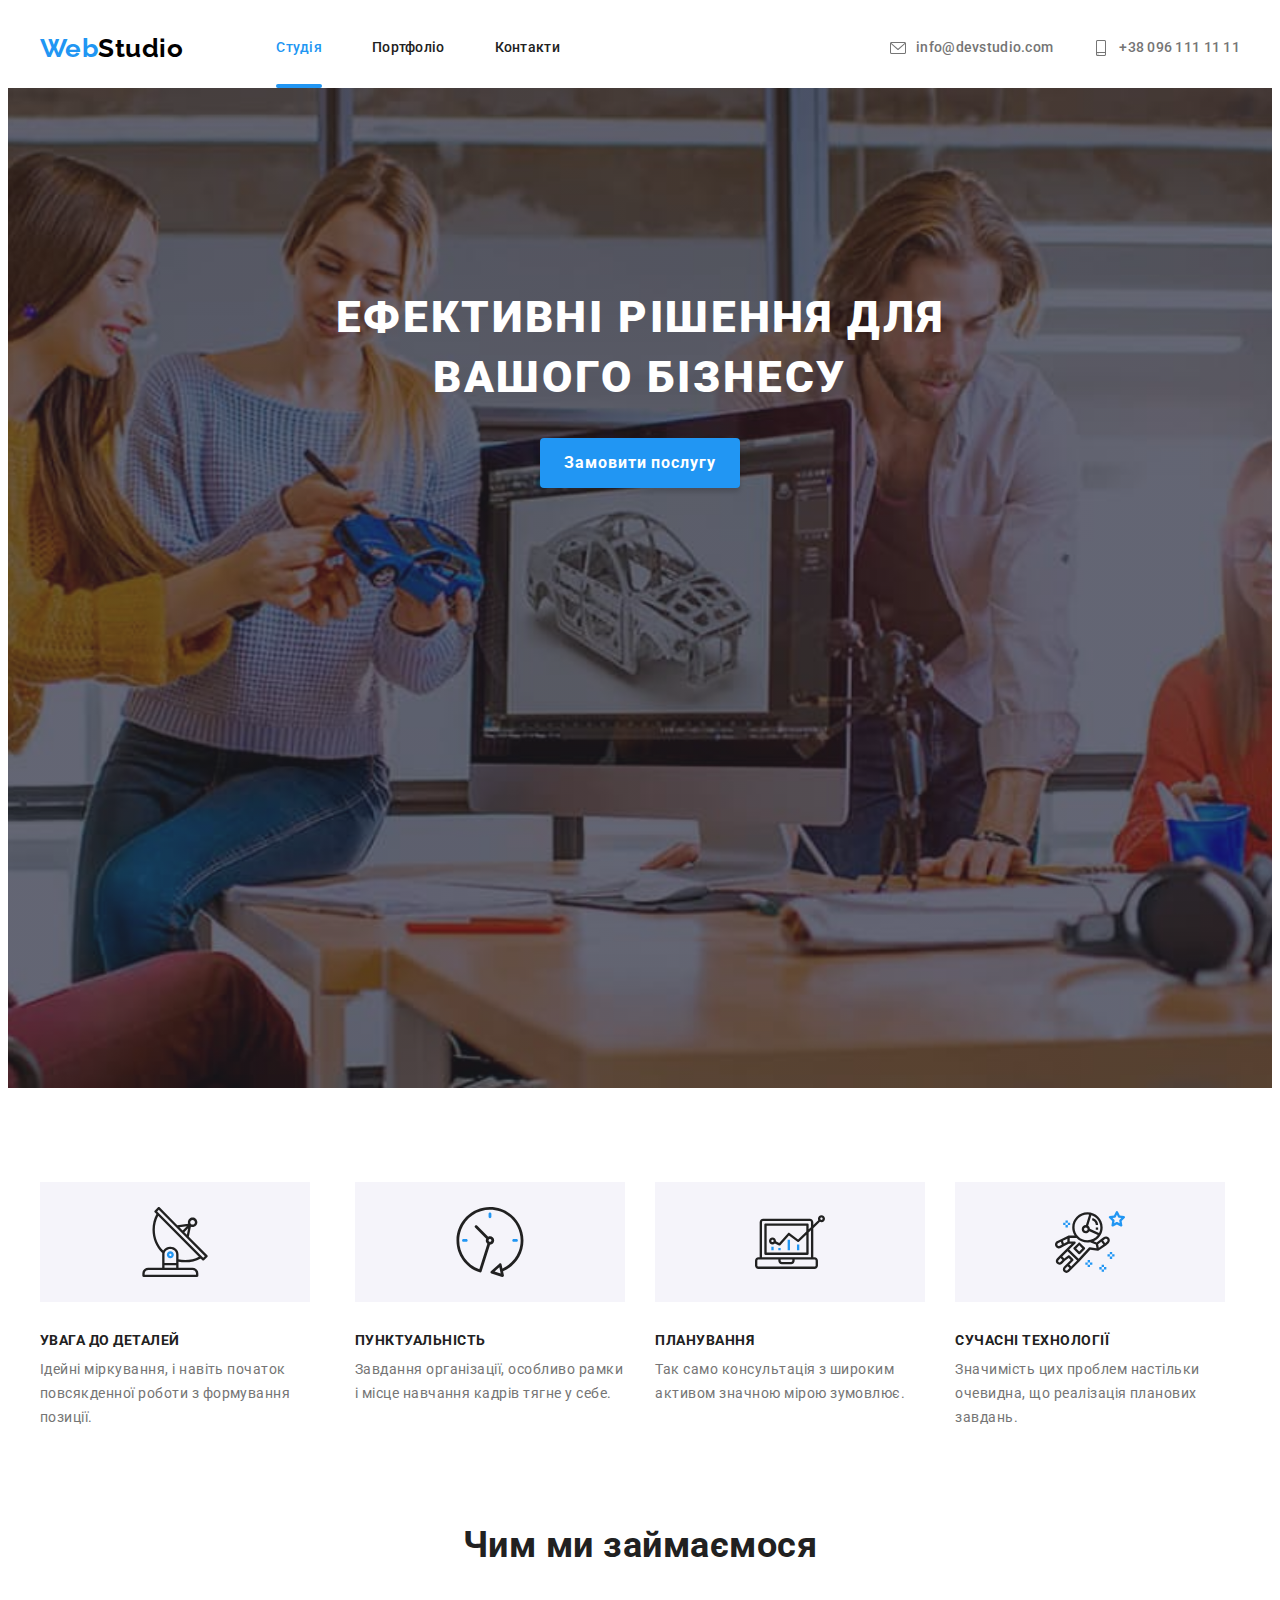
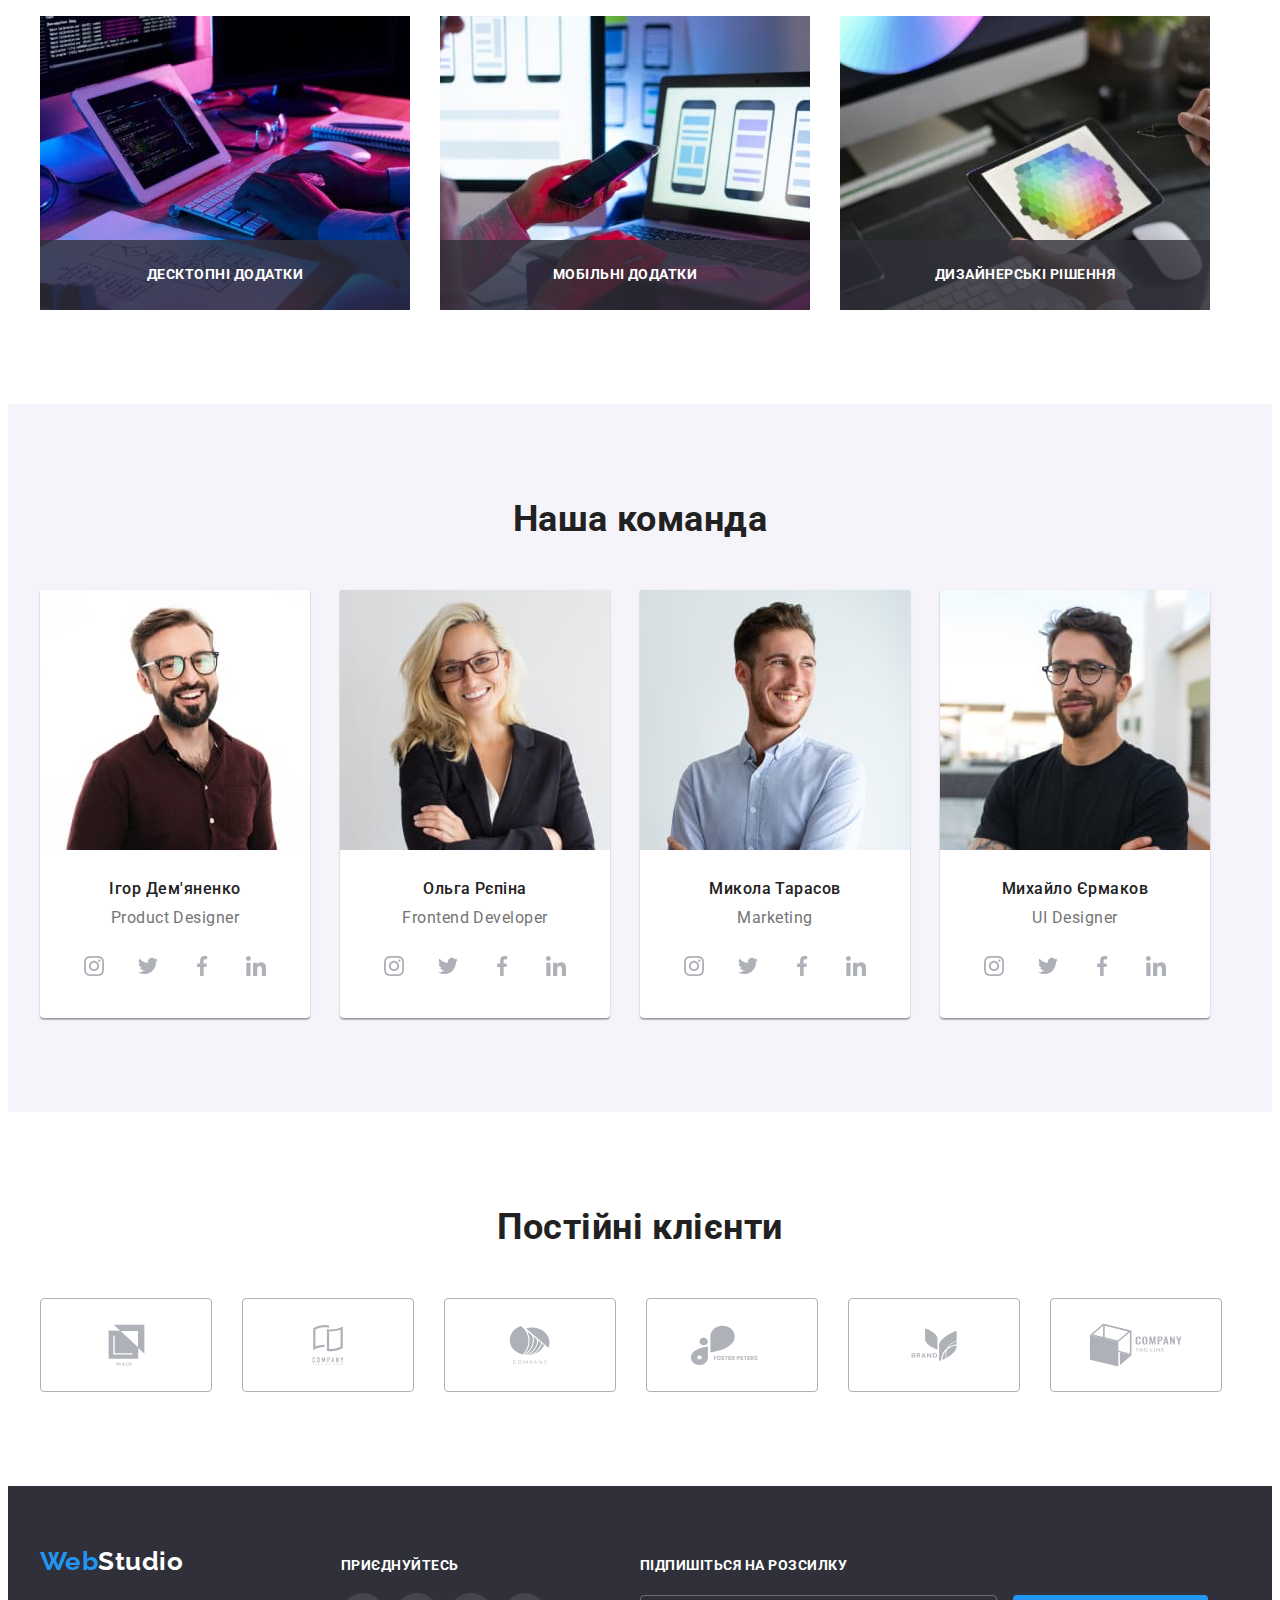
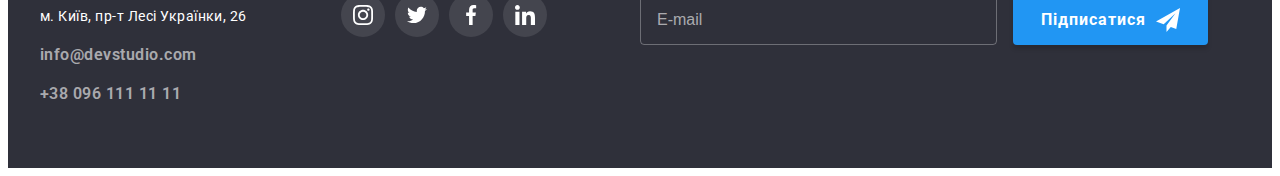
<file: index.html>
<!DOCTYPE html>
<html lang="uk">
  <head>
    <meta charset="UTF-8" />
    <meta http-equiv="X-UA-Compatible" content="IE=edge" />
    <meta name="viewport" content="width=device-width, initial-scale=1.0" />
    <title>WebStudio</title>
    <link rel="preconnect" href="https://fonts.googleapis.com" />
    <link rel="preconnect" href="https://fonts.gstatic.com" crossorigin />
    <link
      href="https://fonts.googleapis.com/css2?family=Raleway:wght@700&family=Roboto:wght@400;500;700;900&display=swap"
      rel="stylesheet"
    />
    <link
      rel="stylesheet"
      href="https://cdnjs.cloudflare.com/ajax/libs/modern-normalize/1.1.0/modern-normalize.min.css"
      integrity="sha512-wpPYUAdjBVSE4KJnH1VR1HeZfpl1ub8YT/NKx4PuQ5NmX2tKuGu6U/JRp5y+Y8XG2tV+wKQpNHVUX03MfMFn9Q=="
      crossorigin="anonymous"
      referrerpolicy="no-referrer"
    />
    <link rel="stylesheet" href="./css/main.min.css" />
  </head>
  <body>
    <header class="header">
      <div class="container">
        <div class="header__container">
          <nav class="header__nav">
            <a href="./index.html" class="logo"
              >Web<span class="logo__header">Studio</span></a
            >
            <ul class="header__menu">
              <li>
                <a
                  href="./index.html"
                  class="link header__link header__link--сurrent"
                  >Студія</a
                >
              </li>
              <li>
                <a href="./portfolio.html" class="link header__link"
                  >Портфоліо</a
                >
              </li>
              <li><a href="#" class="link header__link">Контакти</a></li>
            </ul>
          </nav>
          <ul class="header__contact">
            <li>
              <a href="mailto:info@devstudio.com" class="link link__contact">
                <svg class="header__icon" width="16" height="32">
                  <use href="./images/icons.svg#icon-envelope"></use>
                </svg>
                info@devstudio.com</a
              >
            </li>
            <li>
              <a href="tel:+380961111111" class="link link__contact">
                <svg class="header__icon" width="16" height="32">
                  <use href="./images/icons.svg#icon-smartphone"></use>
                </svg>
                +38 096 111 11 11</a
              >
            </li>
          </ul>
        </div>
      </div>
    </header>
    <main class="main">
      <section class="hero">
        <div class="container">
          <h1 class="hero__title">Ефективні рішення для вашого бізнесу</h1>
          <button type="button" class="primary-button" data-modal-open>
            Замовити послугу
          </button>
        </div>
      </section>
      <section class="section">
        <div class="container">
          <div class="advantages">
            <h2 class="visually-hidden">Наші переваги</h2>
            <ul class="main-list">
              <li>
                <div class="advantages__icon">
                  <svg width="70" height="70">
                    <use href="./images/icons.svg#icon-antenna"></use>
                  </svg>
                </div>
                <h3 class="advantages__title">Увага до деталей</h3>
                <p class="advantages__description">
                  Ідейні міркування, і навіть початок повсякденної роботи з
                  формування позиції.
                </p>
              </li>
              <li>
                <div class="advantages__icon">
                  <svg width="70" height="70">
                    <use href="./images/icons.svg#icon-clock"></use>
                  </svg>
                </div>
                <h3 class="advantages__title">Пунктуальність</h3>
                <p class="advantages__description">
                  Завдання організації, особливо рамки і місце навчання кадрів
                  тягне у себе.
                </p>
              </li>
              <li>
                <div class="advantages__icon">
                  <svg width="70" height="70">
                    <use href="./images/icons.svg#icon-diagram"></use>
                  </svg>
                </div>
                <h3 class="advantages__title">Планування</h3>
                <p class="advantages__description">
                  Так само консультація з широким активом значною мірою
                  зумовлює.
                </p>
              </li>
              <li>
                <div class="advantages__icon">
                  <svg width="70" height="70">
                    <use href="./images/icons.svg#icon-astronaut"></use>
                  </svg>
                </div>
                <h3 class="advantages__title">Сучасні технології</h3>
                <p class="advantages__description">
                  Значимість цих проблем настільки очевидна, що реалізація
                  планових завдань.
                </p>
              </li>
            </ul>
          </div>
        </div>
      </section>
      <section class="section main_section">
        <div class="container">
          <div class="work">
            <h2 class="title">Чим ми займаємося</h2>
            <ul class="main-list">
              <li class="work__item">
                <img
                  src="./images/coding.jpg"
                  alt="Процес набирання коду"
                  width="370"
                  height="294"
                />
                <p class="work__description">Десктопні додатки</p>
              </li>
              <li class="work__item">
                <img
                  src="./images/optimization.jpg"
                  alt="Дівчина тримає телефон в руках і працює за ноутбуком"
                  width="370"
                  height="294"
                />
                <p class="work__description">Мобільні додатки</p>
              </li>
              <li class="work__item">
                <img
                  src="./images/tablet.jpg"
                  alt="На екрані планшету, який тримають в руці, зображений спектр
                        кольорів"
                  width="370"
                  height="294"
                />
                <p class="work__description">Дизайнерські рішення</p>
              </li>
            </ul>
          </div>
        </div>
      </section>
      <section class="section section--background-different">
        <div class="container">
          <div class="team">
            <h2 class="title">Наша команда</h2>
            <ul class="main-list">
              <li class="team__item">
                <img
                  src="./images/designer.jpg"
                  alt="Усміхнений хлопець в окулярах"
                  width="270"
                  height="260"
                />
                <div class="team__description">
                  <h3 class="team__title">Ігор Дем'яненко</h3>
                  <p class="text">Product Designer</p>
                  <ul class="social-list">
                    <li>
                      <a class="icon icon--grey" href="#">
                        <svg width="20" height="20">
                          <use href="./images/icons.svg#icon-instagram"></use>
                        </svg>
                      </a>
                    </li>
                    <li>
                      <a class="icon icon--grey" href="">
                        <svg width="20" height="20">
                          <use href="./images/icons.svg#icon-twitter"></use>
                        </svg>
                      </a>
                    </li>
                    <li>
                      <a class="icon icon--grey" href="">
                        <svg width="20" height="20">
                          <use href="./images/icons.svg#icon-facebook"></use>
                        </svg>
                      </a>
                    </li>
                    <li>
                      <a class="icon icon--grey" href="">
                        <svg width="20" height="20">
                          <use href="./images/icons.svg#icon-linkedin"></use>
                        </svg>
                      </a>
                    </li>
                  </ul>
                </div>
              </li>
              <li class="team__item">
                <img
                  src="./images/developer.jpg"
                  alt="Усміхнена дівчина в окулярах"
                  width="270"
                  height="260"
                />
                <div class="team__description">
                  <h3 class="team__title">Ольга Рєпіна</h3>
                  <p class="text">Frontend Developer</p>
                  <ul class="social-list">
                    <li>
                      <a class="icon icon--grey" href="#">
                        <svg width="20" height="20">
                          <use href="./images/icons.svg#icon-instagram"></use>
                        </svg>
                      </a>
                    </li>
                    <li>
                      <a class="icon icon--grey" href="">
                        <svg width="20" height="20">
                          <use href="./images/icons.svg#icon-twitter"></use>
                        </svg>
                      </a>
                    </li>
                    <li>
                      <a class="icon icon--grey" href="">
                        <svg width="20" height="20">
                          <use href="./images/icons.svg#icon-facebook"></use>
                        </svg>
                      </a>
                    </li>
                    <li>
                      <a class="icon icon--grey" href="">
                        <svg width="20" height="20">
                          <use href="./images/icons.svg#icon-linkedin"></use>
                        </svg>
                      </a>
                    </li>
                  </ul>
                </div>
              </li>
              <li class="team__item">
                <img
                  src="./images/marketing.jpg"
                  alt="Усміхнений хлопець"
                  width="270"
                  height="260"
                />
                <div class="team__description">
                  <h3 class="team__title">Микола Тарасов</h3>
                  <p class="text">Marketing</p>
                  <ul class="social-list">
                    <li>
                      <a class="icon icon--grey" href="#">
                        <svg width="20" height="20">
                          <use href="./images/icons.svg#icon-instagram"></use>
                        </svg>
                      </a>
                    </li>
                    <li>
                      <a class="icon icon--grey" href="">
                        <svg width="20" height="20">
                          <use href="./images/icons.svg#icon-twitter"></use>
                        </svg>
                      </a>
                    </li>
                    <li>
                      <a class="icon icon--grey" href="">
                        <svg width="20" height="20">
                          <use href="./images/icons.svg#icon-facebook"></use>
                        </svg>
                      </a>
                    </li>
                    <li>
                      <a class="icon icon--grey" href="">
                        <svg width="20" height="20">
                          <use href="./images/icons.svg#icon-linkedin"></use>
                        </svg>
                      </a>
                    </li>
                  </ul>
                </div>
              </li>
              <li class="team__item">
                <img
                  src="./images/uidesigner.jpg"
                  alt="Усміхнений хлопець з бородою в окулярах"
                  width="270"
                  height="260"
                />
                <div class="team__description">
                  <h3 class="team__title">Михайло Єрмаков</h3>
                  <p class="text">UI Designer</p>
                  <ul class="social-list">
                    <li>
                      <a class="icon icon--grey" href="#">
                        <svg width="20" height="20">
                          <use href="./images/icons.svg#icon-instagram"></use>
                        </svg>
                      </a>
                    </li>
                    <li>
                      <a class="icon icon--grey" href="">
                        <svg width="20" height="20">
                          <use href="./images/icons.svg#icon-twitter"></use>
                        </svg>
                      </a>
                    </li>
                    <li>
                      <a class="icon icon--grey" href="">
                        <svg width="20" height="20">
                          <use href="./images/icons.svg#icon-facebook"></use>
                        </svg>
                      </a>
                    </li>
                    <li>
                      <a class="icon icon--grey" href="">
                        <svg width="20" height="20">
                          <use href="./images/icons.svg#icon-linkedin"></use>
                        </svg>
                      </a>
                    </li>
                  </ul>
                </div>
              </li>
            </ul>
          </div>
        </div>
      </section>
      <section class="section">
        <div class="container">
          <div class="clients">
            <h2 class="title">Постійні клієнти</h2>
            <ul class="main-list">
              <li>
                <a class="clients__icon" href="">
                  <svg width="41" height="46.7">
                    <use href="./images/icons.svg#icon-yaco"></use>
                  </svg>
                </a>
              </li>
              <li>
                <a class="clients__icon" href="">
                  <svg width="40" height="52">
                    <use href="./images/icons.svg#icon-tagline"></use>
                  </svg>
                </a>
              </li>
              <li>
                <a class="clients__icon" href="">
                  <svg width="43.46" height="41.18">
                    <use href="./images/icons.svg#icon-company"></use>
                  </svg>
                </a>
              </li>
              <li>
                <a class="clients__icon" href="">
                  <svg width="84.44" height="40.62">
                    <use href="./images/icons.svg#icon-foster"></use>
                  </svg>
                </a>
              </li>
              <li>
                <a class="clients__icon" href="">
                  <svg width="62.54" height="45.43">
                    <use href="./images/icons.svg#icon-brand"></use>
                  </svg>
                </a>
              </li>
              <li>
                <a class="clients__icon" href="">
                  <svg width="93.79" height="43.93">
                    <use href="./images/icons.svg#icon-companytag"></use>
                  </svg>
                </a>
              </li>
            </ul>
          </div>
        </div>
      </section>
    </main>
    <footer class="footer">
      <div class="container footer__container">
        <div class="footer__adress">
          <a href="./index.html" class="logo footer__logo"
            >Web<span class="logo__footer">Studio</span></a
          >
          <address>
            <ul>
              <li class="footer__item">
                <a
                  href="https://www.google.com.ua/maps/place/%D0%B1%D1%83%D0%BB.+%D0%9B%D0%B5%D1%81%D0%B8+%D0%A3%D0%BA%D1%80%D0%B0%D0%B8%D0%BD%D0%BA%D0%B8,+26,+%D0%9A%D0%B8%D0%B5%D0%B2,+02000/@50.4265807,30.5361918,17z/data=!3m1!4b1!4m5!3m4!1s0x40d4cf0e033ecbe9:0x57a4dffefec77da0!8m2!3d50.4265807!4d30.5383858?hl=ru"
                  target="_blank"
                  rel="noopener noreferrer nofollow"
                  class="link link--white"
                  >м. Київ, пр-т Лесі Українки, 26</a
                >
              </li>
              <li class="footer__item">
                <a href="mailto:info@devstudio.com" class="link link--grey"
                  >info@devstudio.com</a
                >
              </li>
              <li class="footer__item">
                <a href="tel:+380961111111" class="link link--grey"
                  >+38 096 111 11 11</a
                >
              </li>
            </ul>
          </address>
        </div>
        <div class="footer-social">
          <p class="footer-description">Приєднуйтесь</p>
          <ul class="social-list">
            <li>
              <a class="icon icon--white" href="#">
                <svg width="20" height="20">
                  <use href="./images/icons.svg#icon-instagram"></use>
                </svg>
              </a>
            </li>
            <li>
              <a class="icon icon--white" href="">
                <svg width="20" height="20">
                  <use href="./images/icons.svg#icon-twitter"></use>
                </svg>
              </a>
            </li>
            <li>
              <a class="icon icon--white" href="">
                <svg width="20" height="20">
                  <use href="./images/icons.svg#icon-facebook"></use>
                </svg>
              </a>
            </li>
            <li>
              <a class="icon icon--white" href="">
                <svg width="20" height="20">
                  <use href="./images/icons.svg#icon-linkedin"></use>
                </svg>
              </a>
            </li>
          </ul>
        </div>
        <form>
          <label for="subscribe" class="footer-description"
            >Підпишіться на розсилку</label
          >
          <div class="subscribe-form">
            <input
              id="subscribe"
              type="email"
              name="email"
              placeholder="E-mail"
              class="subscribe-form__field"
            />
            <div class="button-container">
              <button
                class="primary-button primary-button--footer"
                type="submit"
              >
                Підписатися
              </button>
              <svg class="subscribe-form__icon" width="24" height="24">
                <use href="./images/icons.svg#icon-send"></use>
              </svg>
            </div>
          </div>
        </form>
      </div>
    </footer>

    <div class="backdrop is-hidden" data-modal>
      <div class="modal">
        <button class="button-close" type="button" data-modal-close>
          <svg class="button-close__icon" width="11" height="11">
            <use href="./images/icons.svg#icon-close"></use>
          </svg>
        </button>
        <h2 class="modal__title">Залиште свої дані, ми вам передзвонимо</h2>
        <form class="service-form">
          <label class="service-form__label" for="user-name">Ім'я</label>
          <div class="service-form__field">
            <input
              class="service-form__input"
              type="text"
              name="user-name"
              id="user-name"
            />
            <svg class="service-form__icon" width="18" height="18">
              <use href="./images/icons.svg#icon-person"></use>
            </svg>
          </div>

          <label class="service-form__label" for="user-tel">Телефон</label>
          <div class="service-form__field">
            <input
              class="service-form__input"
              type="tel"
              name="user-phone"
              id="user-tel"
            />
            <svg class="service-form__icon" width="18" height="18">
              <use href="./images/icons.svg#icon-phone"></use>
            </svg>
          </div>

          <label class="service-form__label" for="user-email">Пошта</label>
          <div class="service-form__field">
            <input
              class="service-form__input"
              type="email"
              name="email"
              id="user-email"
            />
            <svg class="service-form__icon" width="18" height="18">
              <use href="./images/icons.svg#icon-email"></use>
            </svg>
          </div>

          <label class="service-form__label" for="comment">Коментар</label>
          <textarea
            class="service-form__textarea"
            name="comment"
            id="comment"
            placeholder="Введіть текст"
          ></textarea>

          <div class="checkbox">
            <input
              class="checkbox__input"
              type="checkbox"
              name="terms-checkbox"
              id="terms-checkbox"
            />
            <svg class="checkbox__icon" width="16" height="15">
              <use href="./images/icons.svg#icon-check"></use>
            </svg>
            <label class="checkbox__label" for="terms-checkbox"
              >Погоджуюся з розсилкою та приймаю
              <a class="checkbox__link" href="#">Умови договору</a></label
            >
          </div>
          <button class="primary-button primary-button--form" type="submit">
            Відправити
          </button>
        </form>
      </div>
    </div>

    <script src="./js/modal.js"></script>
  </body>
</html>
</file>
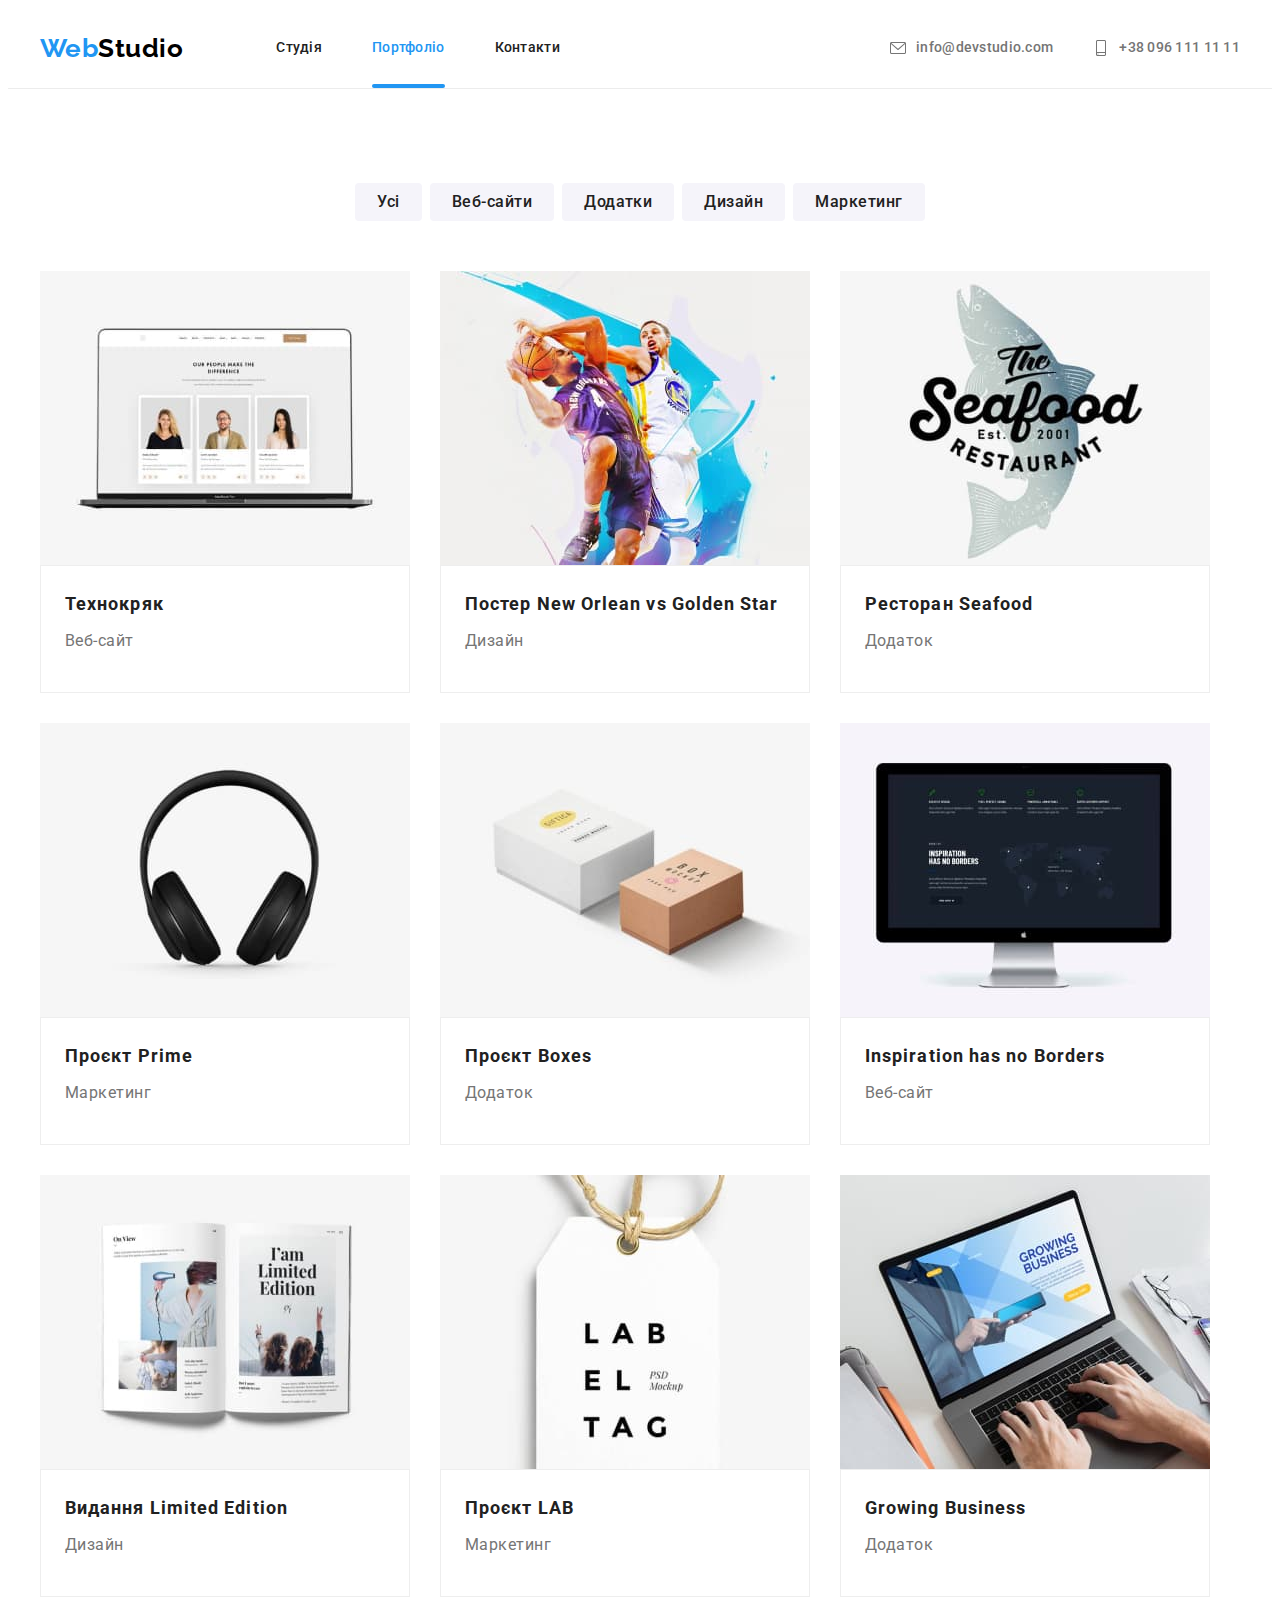
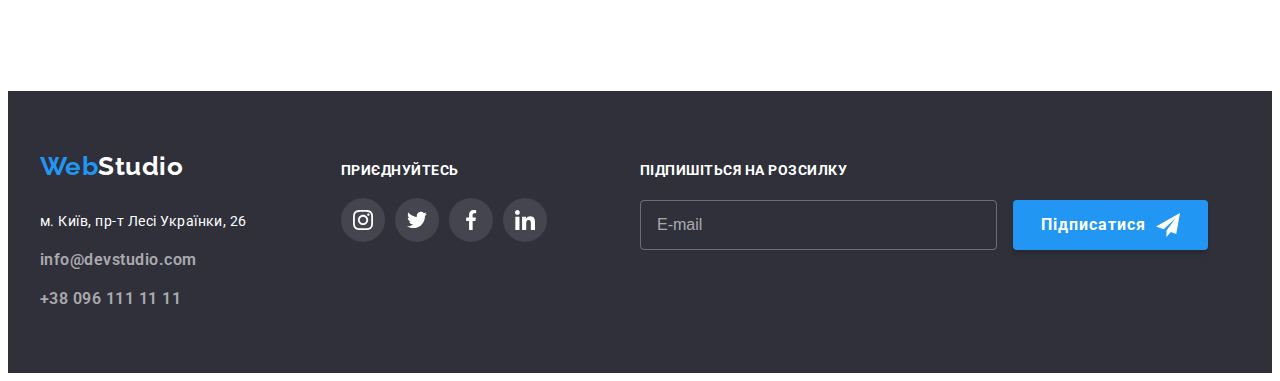
<file: portfolio.html>
<!DOCTYPE html>
<html lang="uk">
  <head>
    <meta charset="UTF-8" />
    <meta http-equiv="X-UA-Compatible" content="IE=edge" />
    <meta name="viewport" content="width=device-width, initial-scale=1.0" />
    <title>Портфоліо</title>
    <link rel="preconnect" href="https://fonts.googleapis.com" />
    <link rel="preconnect" href="https://fonts.gstatic.com" crossorigin />
    <link
      href="https://fonts.googleapis.com/css2?family=Raleway:wght@700&family=Roboto:wght@400;500;700;900&display=swap"
      rel="stylesheet"
    />
    <link
      rel="stylesheet"
      href="https://cdnjs.cloudflare.com/ajax/libs/modern-normalize/1.1.0/modern-normalize.min.css"
      integrity="sha512-wpPYUAdjBVSE4KJnH1VR1HeZfpl1ub8YT/NKx4PuQ5NmX2tKuGu6U/JRp5y+Y8XG2tV+wKQpNHVUX03MfMFn9Q=="
      crossorigin="anonymous"
      referrerpolicy="no-referrer"
    />
    <link rel="stylesheet" href="./css/main.min.css" />
  </head>
  <body>
    <header class="header header--line">
      <div class="container">
        <div class="header__container">
          <nav class="header__nav">
            <a href="./index.html" class="logo"
              >Web<span class="logo__header">Studio</span></a
            >
            <ul class="header__menu">
              <li>
                <a href="./index.html" class="link header__link">Студія</a>
              </li>
              <li>
                <a
                  href="./portfolio.html"
                  class="link header__link header__link--сurrent"
                  >Портфоліо</a
                >
              </li>
              <li><a href="#" class="link header__link">Контакти</a></li>
            </ul>
          </nav>
          <ul class="header__contact">
            <li>
              <a href="mailto:info@devstudio.com" class="link link__contact">
                <svg class="header__icon" width="16" height="32">
                  <use href="./images/icons.svg#icon-envelope"></use>
                </svg>
                info@devstudio.com</a
              >
            </li>
            <li>
              <a href="tel:+380961111111" class="link link__contact">
                <svg class="header__icon" width="16" height="32">
                  <use href="./images/icons.svg#icon-smartphone"></use>
                </svg>
                +38 096 111 11 11</a
              >
            </li>
          </ul>
        </div>
      </div>
    </header>
    <main>
      <section class="section">
        <div class="container">
          <div class="portfolio">
            <h1 class="visually-hidden">Портфоліо</h1>
            <ul class="portfolio__filter">
              <li>
                <button type="button" class="portfolio__item">Усі</button>
              </li>
              <li>
                <button type="button" class="portfolio__item">Веб-сайти</button>
              </li>
              <li>
                <button type="button" class="portfolio__item">Додатки</button>
              </li>
              <li>
                <button type="button" class="portfolio__item">Дизайн</button>
              </li>
              <li>
                <button type="button" class="portfolio__item">Маркетинг</button>
              </li>
            </ul>
            <ul class="portfolio__list">
              <li>
                <a class="portfolio-link" href="">
                  <div class="portfolio-link__thumb">
                    <img
                      src="./images/laptop.jpg"
                      alt="Головна сторінка сайту на екрані ноутбуку"
                      width="370"
                      height="294"
                    />
                    <div class="portfolio-link__overlay">
                      <p>
                        Ресурс пропонує комплексні пропозиції з різним рівнем
                        функціоналу та сервісів. Все це дозволить відвідувачу
                        отримати вичерпні відомості про компанію чи приватну
                        особу.
                      </p>
                    </div>
                  </div>
                  <div class="portfolio-link__description">
                    <h2 class="portfolio-link__title">Технокряк</h2>
                    <p class="text text--broad-line">Веб-сайт</p>
                  </div>
                </a>
              </li>
              <li>
                <a class="portfolio-link" href="">
                  <div class="portfolio-link__thumb">
                    <img
                      src="./images/poster.jpg"
                      alt="Постер із зображенням двох баскетболістів"
                      width="370"
                      height="294"
                    />
                    <div class="portfolio-link__overlay">
                      <p>
                        Ресурс пропонує комплексні пропозиції з різним рівнем
                        функціоналу та сервісів. Все це дозволить відвідувачу
                        отримати вичерпні відомості про компанію чи приватну
                        особу.
                      </p>
                    </div>
                  </div>
                  <div class="portfolio-link__description">
                    <h2 class="portfolio-link__title">
                      Постер New Orlean vs Golden Star
                    </h2>
                    <p class="text text--broad-line">Дизайн</p>
                  </div>
                </a>
              </li>
              <li>
                <a class="portfolio-link" href="">
                  <div class="portfolio-link__thumb">
                    <img
                      src="./images/seafood.jpg"
                      alt="Логотип ресторану"
                      width="370"
                      height="294"
                    />
                    <div class="portfolio-link__overlay">
                      <p>
                        Ресурс пропонує комплексні пропозиції з різним рівнем
                        функціоналу та сервісів. Все це дозволить відвідувачу
                        отримати вичерпні відомості про компанію чи приватну
                        особу.
                      </p>
                    </div>
                  </div>
                  <div class="portfolio-link__description">
                    <h2 class="portfolio-link__title">Ресторан Seafood</h2>
                    <p class="text text--broad-line">Додаток</p>
                  </div>
                </a>
              </li>
              <li>
                <a class="portfolio-link" href="">
                  <div class="portfolio-link__thumb">
                    <img
                      src="./images/headphones.jpg"
                      alt="Навушники"
                      width="370"
                      height="294"
                    />
                    <div class="portfolio-link__overlay">
                      <p>
                        Ресурс пропонує комплексні пропозиції з різним рівнем
                        функціоналу та сервісів. Все це дозволить відвідувачу
                        отримати вичерпні відомості про компанію чи приватну
                        особу.
                      </p>
                    </div>
                  </div>
                  <div class="portfolio-link__description">
                    <h2 class="portfolio-link__title">Проєкт Prime</h2>
                    <p class="text text--broad-line">Маркетинг</p>
                  </div>
                </a>
              </li>
              <li>
                <a class="portfolio-link" href="">
                  <div class="portfolio-link__thumb">
                    <img
                      src="./images/boxees.jpg"
                      alt="Дві картонні коробочки"
                      width="370"
                      height="294"
                    />
                    <div class="portfolio-link__overlay">
                      <p>
                        Ресурс пропонує комплексні пропозиції з різним рівнем
                        функціоналу та сервісів. Все це дозволить відвідувачу
                        отримати вичерпні відомості про компанію чи приватну
                        особу.
                      </p>
                    </div>
                  </div>
                  <div class="portfolio-link__description">
                    <h2 class="portfolio-link__title">Проєкт Boxes</h2>
                    <p class="text text--broad-line">Додаток</p>
                  </div>
                </a>
              </li>
              <li>
                <a class="portfolio-link" href="">
                  <div class="portfolio-link__thumb">
                    <img
                      src="./images/monitor.jpg"
                      alt="Веб-сайт зображений на моніторі"
                      width="370"
                      height="294"
                    />
                    <div class="portfolio-link__overlay">
                      <p>
                        Ресурс пропонує комплексні пропозиції з різним рівнем
                        функціоналу та сервісів. Все це дозволить відвідувачу
                        отримати вичерпні відомості про компанію чи приватну
                        особу.
                      </p>
                    </div>
                  </div>
                  <div class="portfolio-link__description">
                    <h2 class="portfolio-link__title">
                      Inspiration has no Borders
                    </h2>
                    <p class="text text--broad-line">Веб-сайт</p>
                  </div>
                </a>
              </li>
              <li>
                <a class="portfolio-link" href="">
                  <div class="portfolio-link__thumb">
                    <img
                      src="./images/journal.jpg"
                      alt="Відкритий журнал"
                      width="370"
                      height="294"
                    />
                    <div class="portfolio-link__overlay">
                      <p>
                        Ресурс пропонує комплексні пропозиції з різним рівнем
                        функціоналу та сервісів. Все це дозволить відвідувачу
                        отримати вичерпні відомості про компанію чи приватну
                        особу.
                      </p>
                    </div>
                  </div>
                  <div class="portfolio-link__description">
                    <h2 class="portfolio-link__title">
                      Видання Limited Edition
                    </h2>
                    <p class="text text--broad-line">Дизайн</p>
                  </div>
                </a>
              </li>
              <li>
                <a class="portfolio-link" href="">
                  <div class="portfolio-link__thumb">
                    <img
                      src="./images/label.jpg"
                      alt="Біла етикетка"
                      width="370"
                      height="294"
                    />
                    <div class="portfolio-link__overlay">
                      <p>
                        Ресурс пропонує комплексні пропозиції з різним рівнем
                        функціоналу та сервісів. Все це дозволить відвідувачу
                        отримати вичерпні відомості про компанію чи приватну
                        особу.
                      </p>
                    </div>
                  </div>
                  <div class="portfolio-link__description">
                    <h2 class="portfolio-link__title">Проєкт LAB</h2>
                    <p class="text text--broad-line">Маркетинг</p>
                  </div>
                </a>
              </li>
              <li>
                <a class="portfolio-link" href="">
                  <div class="portfolio-link__thumb">
                    <img
                      src="./images/notebook.jpg"
                      alt="Відкритий ноутбук"
                      width="370"
                      height="294"
                    />
                    <div class="portfolio-link__overlay">
                      <p>
                        Ресурс пропонує комплексні пропозиції з різним рівнем
                        функціоналу та сервісів. Все це дозволить відвідувачу
                        отримати вичерпні відомості про компанію чи приватну
                        особу.
                      </p>
                    </div>
                  </div>
                  <div class="portfolio-link__description">
                    <h2 class="portfolio-link__title">Growing Business</h2>
                    <p class="text text--broad-line">Додаток</p>
                  </div>
                </a>
              </li>
            </ul>
          </div>
        </div>
      </section>
    </main>
    <footer class="footer">
      <div class="container footer__container">
        <div class="footer__adress">
          <a href="./index.html" class="logo footer__logo"
            >Web<span class="logo__footer">Studio</span></a
          >
          <address>
            <ul>
              <li class="footer__item">
                <a
                  href="https://www.google.com.ua/maps/place/%D0%B1%D1%83%D0%BB.+%D0%9B%D0%B5%D1%81%D0%B8+%D0%A3%D0%BA%D1%80%D0%B0%D0%B8%D0%BD%D0%BA%D0%B8,+26,+%D0%9A%D0%B8%D0%B5%D0%B2,+02000/@50.4265807,30.5361918,17z/data=!3m1!4b1!4m5!3m4!1s0x40d4cf0e033ecbe9:0x57a4dffefec77da0!8m2!3d50.4265807!4d30.5383858?hl=ru"
                  target="_blank"
                  rel="noopener noreferrer nofollow"
                  class="link link--white"
                  >м. Київ, пр-т Лесі Українки, 26</a
                >
              </li>
              <li class="footer__item">
                <a href="mailto:info@devstudio.com" class="link link--grey"
                  >info@devstudio.com</a
                >
              </li>
              <li class="footer__item">
                <a href="tel:+380961111111" class="link link--grey"
                  >+38 096 111 11 11</a
                >
              </li>
            </ul>
          </address>
        </div>
        <div class="footer-social">
          <p class="footer-description">Приєднуйтесь</p>
          <ul class="social-list">
            <li>
              <a class="icon icon--white" href="#">
                <svg width="20" height="20">
                  <use href="./images/icons.svg#icon-instagram"></use>
                </svg>
              </a>
            </li>
            <li>
              <a class="icon icon--white" href="">
                <svg width="20" height="20">
                  <use href="./images/icons.svg#icon-twitter"></use>
                </svg>
              </a>
            </li>
            <li>
              <a class="icon icon--white" href="">
                <svg width="20" height="20">
                  <use href="./images/icons.svg#icon-facebook"></use>
                </svg>
              </a>
            </li>
            <li>
              <a class="icon icon--white" href="">
                <svg width="20" height="20">
                  <use href="./images/icons.svg#icon-linkedin"></use>
                </svg>
              </a>
            </li>
          </ul>
        </div>
        <form>
          <label for="subscribe" class="footer-description"
            >Підпишіться на розсилку</label
          >
          <div class="subscribe-form">
            <input
              id="subscribe"
              type="email"
              name="email"
              placeholder="E-mail"
              class="subscribe-form__field"
            />
            <div class="button-container">
              <button
                class="primary-button primary-button--footer"
                type="submit"
              >
                Підписатися
              </button>
              <svg class="subscribe-form__icon" width="24" height="24">
                <use href="./images/icons.svg#icon-send"></use>
              </svg>
            </div>
          </div>
        </form>
      </div>
    </footer>
  </body>
</html>
</file>
<file: css/main.min.css>
:root{--color-primary: #212121;--color-secondary: #757575;--color-accent: #2196f3;--color-background: #ffffff;--white-accent: #ffffff;--secondary-background: #2f303a;--black-logo: #000;--button-background: #f5f4fa;--color-icon: #AFB1B8}.is-hidden{opacity:0;visibility:hidden;pointer-events:none}.is-hidden .modal{-webkit-transform:translate(-50%, -50%) scale(0.9);transform:translate(-50%, -50%) scale(0.9)}.visually-hidden{position:absolute;white-space:nowrap;width:1px;height:1px;overflow:hidden;border:0;padding:0;clip:rect(0 0 0 0);-webkit-clip-path:inset(50%);clip-path:inset(50%);margin:-1px}body{color:var(--color-primary);font-family:"Roboto",sans-serif;font-size:16px;font-weight:600;background-color:var(--color-background);line-height:1.17;letter-spacing:.03em}img{display:block;max-width:100%;height:auto}ul{margin:0;padding:0;list-style-type:none}h1,h2,h3,p{margin-top:0}.advantages__title{font-size:14px;text-transform:uppercase;margin-bottom:10px}.advantages__description{color:var(--color-secondary);font-size:14px;font-weight:initial;line-height:1.71;margin-bottom:0}.container{width:1200px;margin:0 auto;padding-left:15px;padding-right:15px}.subscribe-form{margin-top:20px}.subscribe-form__icon{position:absolute;right:28px;top:50%;-webkit-transform:translateY(-50%);transform:translateY(-50%);fill:var(--white-accent)}.subscribe-form__field{-webkit-box-sizing:border-box;box-sizing:border-box;color:var(--white-accent);padding:15px 16px;width:357px;height:50px;border:1px solid rgba(255,255,255,.3);border-radius:4px;background-color:inherit;margin-right:12px}.subscribe-form__field::-webkit-input-placeholder{font-size:16px;color:rgba(255,255,255,.6)}.subscribe-form__field::-moz-placeholder{font-size:16px;color:rgba(255,255,255,.6)}.subscribe-form__field:-ms-input-placeholder{font-size:16px;color:rgba(255,255,255,.6)}.subscribe-form__field::-ms-input-placeholder{font-size:16px;color:rgba(255,255,255,.6)}.subscribe-form__field::placeholder{font-size:16px;color:rgba(255,255,255,.6)}.service-form__label{font-size:12px;font-weight:400;margin-bottom:4px;letter-spacing:.01em;color:var(--color-secondary);display:block}.service-form__textarea{resize:none;min-height:120px;width:448px;padding:12px 16px;border:1px solid rgba(33,33,33,.2);border-radius:4px;margin-bottom:20px;-webkit-transition:border-color 250ms cubic-bezier(0.4, 0, 0.2, 1);transition:border-color 250ms cubic-bezier(0.4, 0, 0.2, 1)}.service-form__textarea:focus{border-color:var(--color-accent);outline:none}.service-form__textarea::-webkit-input-placeholder{font-size:12px;color:rgba(117,117,117,.5);line-height:1.17;letter-spacing:.01em}.service-form__textarea::-moz-placeholder{font-size:12px;color:rgba(117,117,117,.5);line-height:1.17;letter-spacing:.01em}.service-form__textarea:-ms-input-placeholder{font-size:12px;color:rgba(117,117,117,.5);line-height:1.17;letter-spacing:.01em}.service-form__textarea::-ms-input-placeholder{font-size:12px;color:rgba(117,117,117,.5);line-height:1.17;letter-spacing:.01em}.service-form__textarea::placeholder{font-size:12px;color:rgba(117,117,117,.5);line-height:1.17;letter-spacing:.01em}.service-form__field{position:relative;margin-bottom:10px}.service-form__icon{position:absolute;top:50%;-webkit-transform:translateY(-50%);transform:translateY(-50%);left:15px;fill:var(--color-primary);-webkit-transition:fill 250ms cubic-bezier(0.4, 0, 0.2, 1);transition:fill 250ms cubic-bezier(0.4, 0, 0.2, 1)}.service-form__input{min-height:40px;width:100%;border:1px solid rgba(33,33,33,.2);border-radius:4px;padding-left:42px;-webkit-transition:border-color 250ms cubic-bezier(0.4, 0, 0.2, 1);transition:border-color 250ms cubic-bezier(0.4, 0, 0.2, 1)}.service-form__input:focus{border-color:var(--color-accent);outline:none}.service-form__input:focus+.service-form__icon{fill:var(--color-accent)}.header--line{border-bottom:1px solid #ececec}.header__container{display:-webkit-box;display:-ms-flexbox;display:flex;-webkit-box-pack:justify;-ms-flex-pack:justify;justify-content:space-between}.header__nav,.header__contact{display:-webkit-box;display:-ms-flexbox;display:flex;-webkit-box-align:center;-ms-flex-align:center;align-items:center}.header__menu{display:-webkit-box;display:-ms-flexbox;display:flex;gap:50px}.header__contact{gap:40px}.header__link{padding:32px 0;display:block;position:relative;color:var(--color-primary)}.header__link--сurrent::after{position:absolute;content:"";bottom:0;left:0;width:100%;height:4px;background-color:var(--color-accent);border-radius:2px}.header__link,.link__contact{font-size:14px;font-weight:500;line-height:1.14;letter-spacing:.02em}.portfolio__item{background-color:var(--button-background);color:var(--color-primary);font-size:inherit;font-family:inherit;font-weight:500;line-height:1.62;letter-spacing:inherit;border-radius:4px;border:none;cursor:pointer;padding:6px 22px;-webkit-transition:background-color 250ms cubic-bezier(0.4, 0, 0.2, 1),color 250ms cubic-bezier(0.4, 0, 0.2, 1),-webkit-box-shadow 250ms cubic-bezier(0.4, 0, 0.2, 1);transition:background-color 250ms cubic-bezier(0.4, 0, 0.2, 1),color 250ms cubic-bezier(0.4, 0, 0.2, 1),-webkit-box-shadow 250ms cubic-bezier(0.4, 0, 0.2, 1);transition:background-color 250ms cubic-bezier(0.4, 0, 0.2, 1),color 250ms cubic-bezier(0.4, 0, 0.2, 1),box-shadow 250ms cubic-bezier(0.4, 0, 0.2, 1);transition:background-color 250ms cubic-bezier(0.4, 0, 0.2, 1),color 250ms cubic-bezier(0.4, 0, 0.2, 1),box-shadow 250ms cubic-bezier(0.4, 0, 0.2, 1),-webkit-box-shadow 250ms cubic-bezier(0.4, 0, 0.2, 1)}.portfolio__item:hover,.portfolio__item:focus{background-color:var(--color-accent);color:var(--white-accent);-webkit-box-shadow:0px 3px 1px rgba(0,0,0,.1),0px 1px 2px rgba(0,0,0,.08),0px 2px 2px rgba(0,0,0,.12);box-shadow:0px 3px 1px rgba(0,0,0,.1),0px 1px 2px rgba(0,0,0,.08),0px 2px 2px rgba(0,0,0,.12)}.portfolio__filter{margin-bottom:50px;display:-webkit-box;display:-ms-flexbox;display:flex;gap:8px;-webkit-box-pack:center;-ms-flex-pack:center;justify-content:center}.portfolio__list{display:-webkit-box;display:-ms-flexbox;display:flex;-ms-flex-wrap:wrap;flex-wrap:wrap;gap:30px}.portfolio-link{text-decoration:inherit;color:inherit;display:block;-webkit-transition:-webkit-box-shadow 250ms cubic-bezier(0.4, 0, 0.2, 1);transition:-webkit-box-shadow 250ms cubic-bezier(0.4, 0, 0.2, 1);transition:box-shadow 250ms cubic-bezier(0.4, 0, 0.2, 1);transition:box-shadow 250ms cubic-bezier(0.4, 0, 0.2, 1), -webkit-box-shadow 250ms cubic-bezier(0.4, 0, 0.2, 1)}.portfolio-link__description{position:relative;padding:20px 24px;border:1px solid #eee}.portfolio-link__title{font-size:18px;line-height:2;letter-spacing:.06em;margin-bottom:4px}.portfolio-link:hover,.portfolio-link:focus{-webkit-box-shadow:0px 1px 1px rgba(0,0,0,.12),0px 4px 4px rgba(0,0,0,.06),1px 4px 6px rgba(0,0,0,.16);box-shadow:0px 1px 1px rgba(0,0,0,.12),0px 4px 4px rgba(0,0,0,.06),1px 4px 6px rgba(0,0,0,.16)}.portfolio-link__thumb{position:relative;overflow:hidden}.portfolio-link__overlay{position:absolute;font-size:18px;font-weight:400;line-height:1.55;color:var(--white-accent);margin-bottom:0;left:0;top:0;height:100%;width:100%;padding:63px 24px;background-color:rgba(33,150,243,.9);-webkit-transform:translateY(100%);transform:translateY(100%);-webkit-transition:opacity 250ms cubic-bezier(0.4, 0, 0.2, 1),-webkit-transform 250ms cubic-bezier(0.4, 0, 0.2, 1);transition:opacity 250ms cubic-bezier(0.4, 0, 0.2, 1),-webkit-transform 250ms cubic-bezier(0.4, 0, 0.2, 1);transition:transform 250ms cubic-bezier(0.4, 0, 0.2, 1),opacity 250ms cubic-bezier(0.4, 0, 0.2, 1);transition:transform 250ms cubic-bezier(0.4, 0, 0.2, 1),opacity 250ms cubic-bezier(0.4, 0, 0.2, 1),-webkit-transform 250ms cubic-bezier(0.4, 0, 0.2, 1);opacity:0}.portfolio-link:hover .portfolio-link__overlay{-webkit-transform:translateY(0);transform:translateY(0);opacity:1}.text--broad-line{line-height:1.88}.section{padding:94px 0;background-color:var(--color-background)}.team__description{padding:30px 0}.team__item{background-color:var(--color-background);-webkit-box-shadow:0px 1px 3px rgba(0,0,0,.12),0px 1px 1px rgba(0,0,0,.14),0px 2px 1px rgba(0,0,0,.2);box-shadow:0px 1px 3px rgba(0,0,0,.12),0px 1px 1px rgba(0,0,0,.14),0px 2px 1px rgba(0,0,0,.2);border-radius:0px 0px 4px 4px;text-align:center}.team__title{font-weight:500;font-size:16px;margin-bottom:10px}.section--background-different{background-color:var(--button-background)}.title{font-size:36px;text-align:center;margin-bottom:50px}.text{color:var(--color-secondary);font-weight:400;margin-bottom:16px}.work{padding-top:0}.work__item{position:relative}.work__description{position:absolute;width:100%;bottom:0;margin-bottom:0;font-size:14px;font-weight:700;line-height:1.14;text-transform:uppercase;color:var(--white-accent);padding:27px 0;text-align:center;background-color:rgba(47,48,58,.8)}.main_section{padding-top:0}.primary-button{background-color:var(--color-accent);font-size:inherit;font-family:inherit;font-weight:700;line-height:1.88;letter-spacing:.06em;padding:10px 24px;color:var(--white-accent);-webkit-box-shadow:0px 4px 4px rgba(0,0,0,.15);box-shadow:0px 4px 4px rgba(0,0,0,.15);border-radius:4px;border:none;cursor:pointer;-webkit-transition:background-color 250ms cubic-bezier(0.4, 0, 0.2, 1);transition:background-color 250ms cubic-bezier(0.4, 0, 0.2, 1)}.primary-button:hover,.primary-button:focus{background-color:#188ce8}.primary-button--form{display:block;margin:auto;width:200px}.primary-button--footer{padding:10px 62px 10px 28px}.button-close{position:absolute;top:8px;right:8px;width:30px;height:30px;border-radius:50%;border:1px solid rgba(0,0,0,.1);background-color:inherit;cursor:pointer}.button-close__icon{fill:#000;-webkit-transition:fill 250ms cubic-bezier(0.4, 0, 0.2, 1);transition:fill 250ms cubic-bezier(0.4, 0, 0.2, 1)}.button-close:hover .button-close__icon,.button-close:focus .button-close__icon{fill:var(--color-accent)}.button-container{position:relative;display:inline-block}.checkbox{position:relative;margin-bottom:30px}.checkbox__input{white-space:nowrap;width:1px;height:1px;overflow:hidden;border:0;padding:0;clip:rect(0 0 0 0);-webkit-clip-path:inset(50%);clip-path:inset(50%);margin:-1px}.checkbox__label{font-size:14px;color:var(--color-secondary);font-weight:400;line-height:1.71;position:relative;padding-left:36px;cursor:pointer}.hero{background-image:-webkit-gradient(linear, left top, right top, from(rgba(47, 48, 58, 0.4)), to(rgba(47, 48, 58, 0.4))),url(../images/banner.jpg);background-image:linear-gradient(to right, rgba(47, 48, 58, 0.4), rgba(47, 48, 58, 0.4)),url(../images/banner.jpg);background-repeat:no-repeat;max-width:1600px;height:600px;margin:0 auto;background-position:center;background-size:cover;background-color:var(--secondary-background);padding:200px 0;text-align:center}.hero__title{color:var(--white-accent);font-size:44px;line-height:1.36;text-align:center;font-weight:900;text-transform:uppercase;letter-spacing:.06em;margin:0 auto 30px;width:696px}.footer{background-color:var(--secondary-background);padding:60px 0;display:-webkit-box;display:-ms-flexbox;display:flex}.footer__container{display:-webkit-box;display:-ms-flexbox;display:flex;-webkit-box-align:baseline;-ms-flex-align:baseline;align-items:baseline}.footer__adress{margin-right:70px;width:231px}.footer-social{margin-right:93px}.footer .link{line-height:1.71}.footer__item:not(:last-child){margin-bottom:12px}.footer-description{color:var(--white-accent);font-weight:700;font-size:14px;text-transform:uppercase;margin-bottom:20px}.icon{display:-webkit-box;display:-ms-flexbox;display:flex;-webkit-box-align:center;-ms-flex-align:center;align-items:center;-webkit-box-pack:center;-ms-flex-pack:center;justify-content:center;width:44px;height:44px;-webkit-transition:fill 250ms cubic-bezier(0.4, 0, 0.2, 1),background-color 250ms cubic-bezier(0.4, 0, 0.2, 1);transition:fill 250ms cubic-bezier(0.4, 0, 0.2, 1),background-color 250ms cubic-bezier(0.4, 0, 0.2, 1)}.header__icon{margin-right:10px}.header__icon:hover,.header__icon:focus{fill:currentColor}.advantages__icon{display:-webkit-box;display:-ms-flexbox;display:flex;width:270px;height:120px;background-color:var(--button-background);-webkit-box-align:center;-ms-flex-align:center;align-items:center;-webkit-box-pack:center;-ms-flex-pack:center;justify-content:center;margin-bottom:30px}.icon--grey{fill:var(--color-icon);border-radius:50%}.icon--grey:hover,.icon--grey:focus{fill:var(--white-accent);background-color:var(--color-accent);border-radius:50%}.icon--white{fill:var(--white-accent);background-color:rgba(255,255,255,.1);border-radius:50%}.icon--white:hover,.icon--white:focus{background-color:var(--color-accent)}.clients__icon{display:-webkit-box;display:-ms-flexbox;display:flex;-webkit-box-pack:center;-ms-flex-pack:center;justify-content:center;-webkit-box-align:center;-ms-flex-align:center;align-items:center;width:170px;height:92px;border:1px solid var(--color-icon);fill:var(--color-icon);border-radius:4px;-webkit-transition:fill 250ms cubic-bezier(0.4, 0, 0.2, 1),border 250ms cubic-bezier(0.4, 0, 0.2, 1);transition:fill 250ms cubic-bezier(0.4, 0, 0.2, 1),border 250ms cubic-bezier(0.4, 0, 0.2, 1)}.clients__icon:hover,.clients__icon:focus{fill:var(--color-accent);border:1px solid var(--color-accent)}.checkbox__icon{position:absolute;fill:rgba(0,0,0,0);border:2px solid var(--color-primary);border-radius:2px;margin:4px 0 0 12px;-webkit-transition:fill 250ms cubic-bezier(0.4, 0, 0.2, 1),background-color 250ms cubic-bezier(0.4, 0, 0.2, 1),border-color 250ms cubic-bezier(0.4, 0, 0.2, 1);transition:fill 250ms cubic-bezier(0.4, 0, 0.2, 1),background-color 250ms cubic-bezier(0.4, 0, 0.2, 1),border-color 250ms cubic-bezier(0.4, 0, 0.2, 1)}.checkbox__input:checked+.checkbox__icon{fill:var(--white-accent);background-color:var(--color-accent);border-color:var(--color-accent)}.link{text-decoration:none;font-style:normal;-webkit-transition:color 250ms cubic-bezier(0.4, 0, 0.2, 1);transition:color 250ms cubic-bezier(0.4, 0, 0.2, 1)}.link--white,.link--footer{font-size:14px;font-weight:400}.link--white{color:var(--white-accent)}.link--grey{color:rgba(255,255,255,.6)}.link__contact{color:var(--color-secondary);display:-webkit-box;display:-ms-flexbox;display:flex;-webkit-box-align:center;-ms-flex-align:center;align-items:center;fill:currentColor}.link:hover,.link:focus{color:var(--color-accent)}.header__link--сurrent{color:var(--color-accent)}.checkbox__link{color:var(--color-accent);-webkit-text-decoration-skip-ink:none;text-decoration-skip-ink:none}.main-list{display:-webkit-box;display:-ms-flexbox;display:flex;gap:30px}.social-list{display:-webkit-box;display:-ms-flexbox;display:flex;gap:10px;-webkit-box-pack:center;-ms-flex-pack:center;justify-content:center}.logo{font-family:"Raleway",sans-serif;font-size:26px;font-weight:700;line-height:1.19;color:var(--color-accent);text-decoration:none;display:block}.logo__header{color:var(--black-logo);margin-right:93px}.logo__footer{color:var(--white-accent)}.footer__logo{margin-bottom:28px}.modal{position:absolute;background-color:var(--color-background);width:100%;max-width:528px;height:100%;max-height:581px;top:50%;left:50%;padding:40px;-webkit-transform:translate(-50%, -50%) scale(1);transform:translate(-50%, -50%) scale(1);-webkit-box-shadow:0px 1px 3px rgba(0,0,0,.12),0px 1px 1px rgba(0,0,0,.14),0px 2px 1px rgba(0,0,0,.2);box-shadow:0px 1px 3px rgba(0,0,0,.12),0px 1px 1px rgba(0,0,0,.14),0px 2px 1px rgba(0,0,0,.2);border-radius:4px;-webkit-transition:visibility 250ms cubic-bezier(0.4, 0, 0.2, 1),-webkit-transform 250ms cubic-bezier(0.4, 0, 0.2, 1);transition:visibility 250ms cubic-bezier(0.4, 0, 0.2, 1),-webkit-transform 250ms cubic-bezier(0.4, 0, 0.2, 1);transition:transform 250ms cubic-bezier(0.4, 0, 0.2, 1),visibility 250ms cubic-bezier(0.4, 0, 0.2, 1);transition:transform 250ms cubic-bezier(0.4, 0, 0.2, 1),visibility 250ms cubic-bezier(0.4, 0, 0.2, 1),-webkit-transform 250ms cubic-bezier(0.4, 0, 0.2, 1)}.modal__title{text-align:center;font-size:20px;line-height:1.15;margin-bottom:12px}.backdrop{position:fixed;background-color:rgba(0,0,0,.2);top:0;left:0;width:100%;height:100%;opacity:1;-webkit-transition:opacity 250ms cubic-bezier(0.4, 0, 0.2, 1);transition:opacity 250ms cubic-bezier(0.4, 0, 0.2, 1)}/*# sourceMappingURL=main.min.css.map */
</file>
